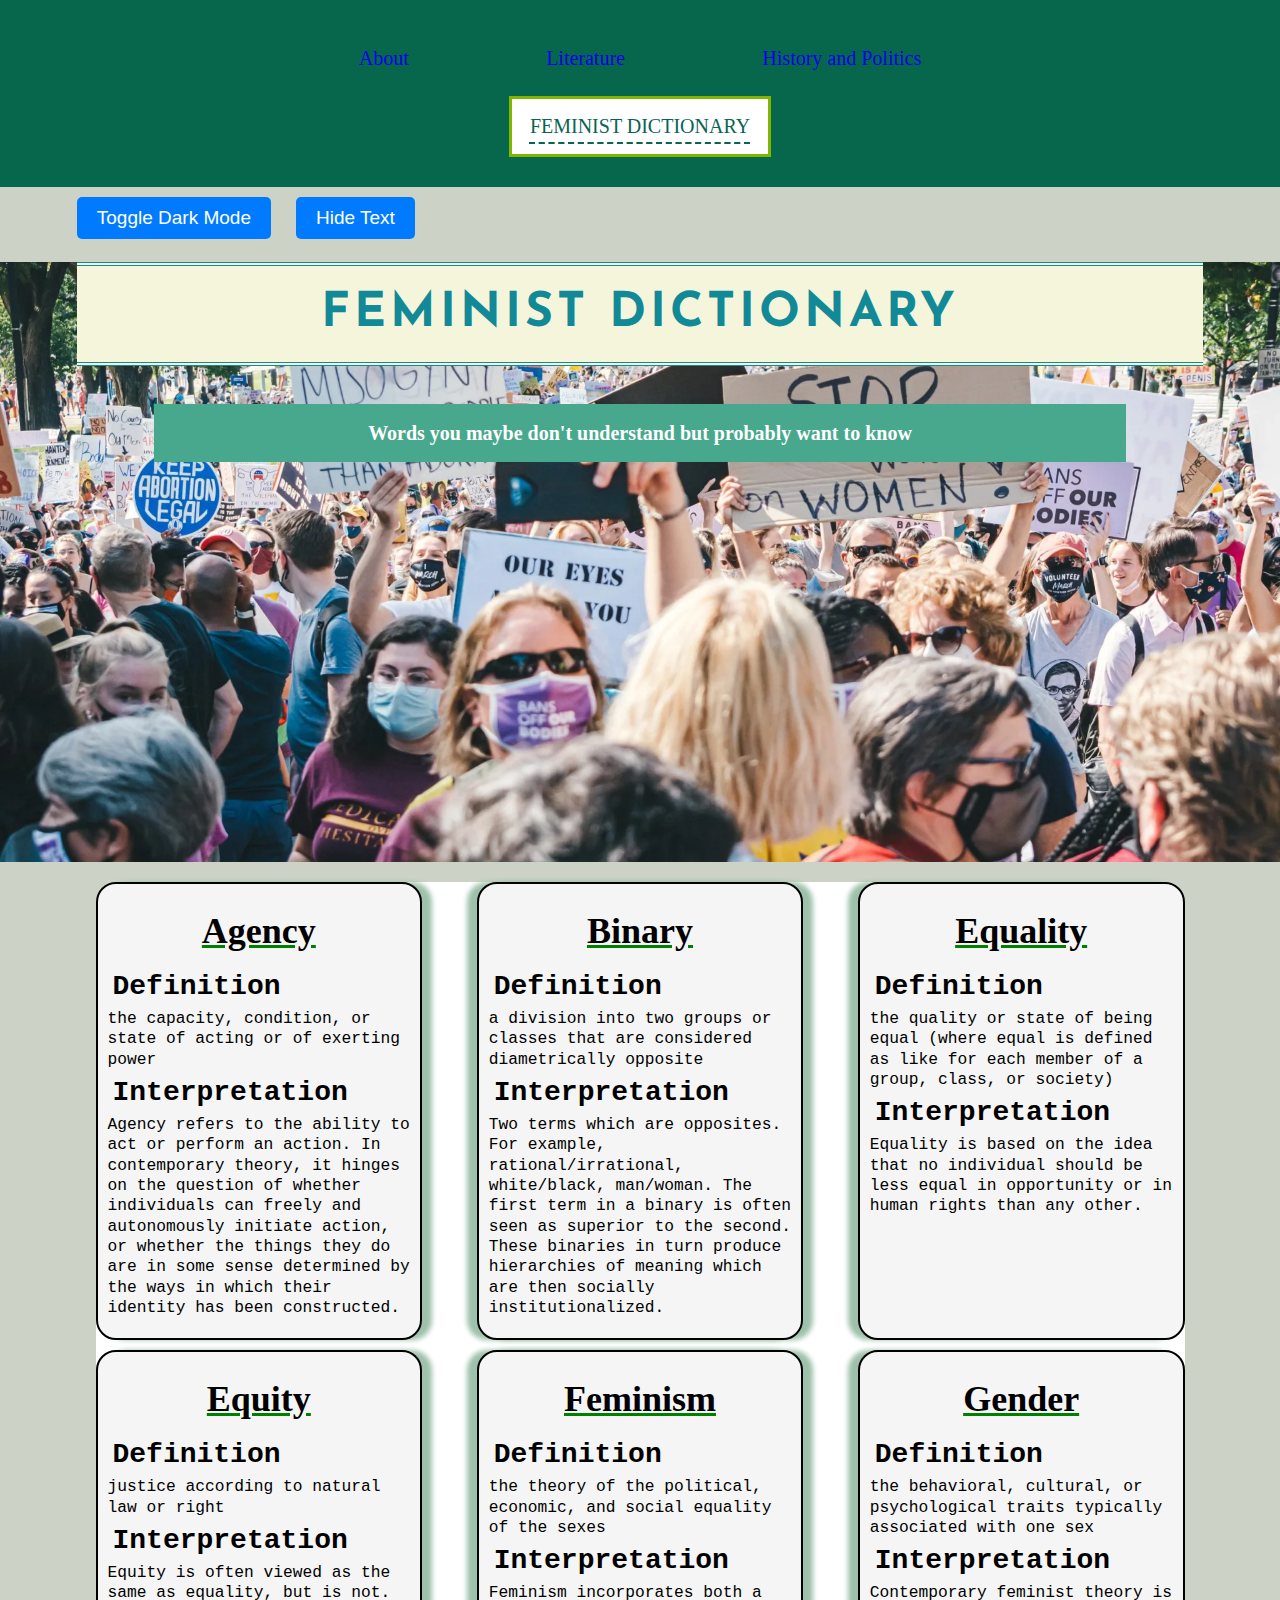
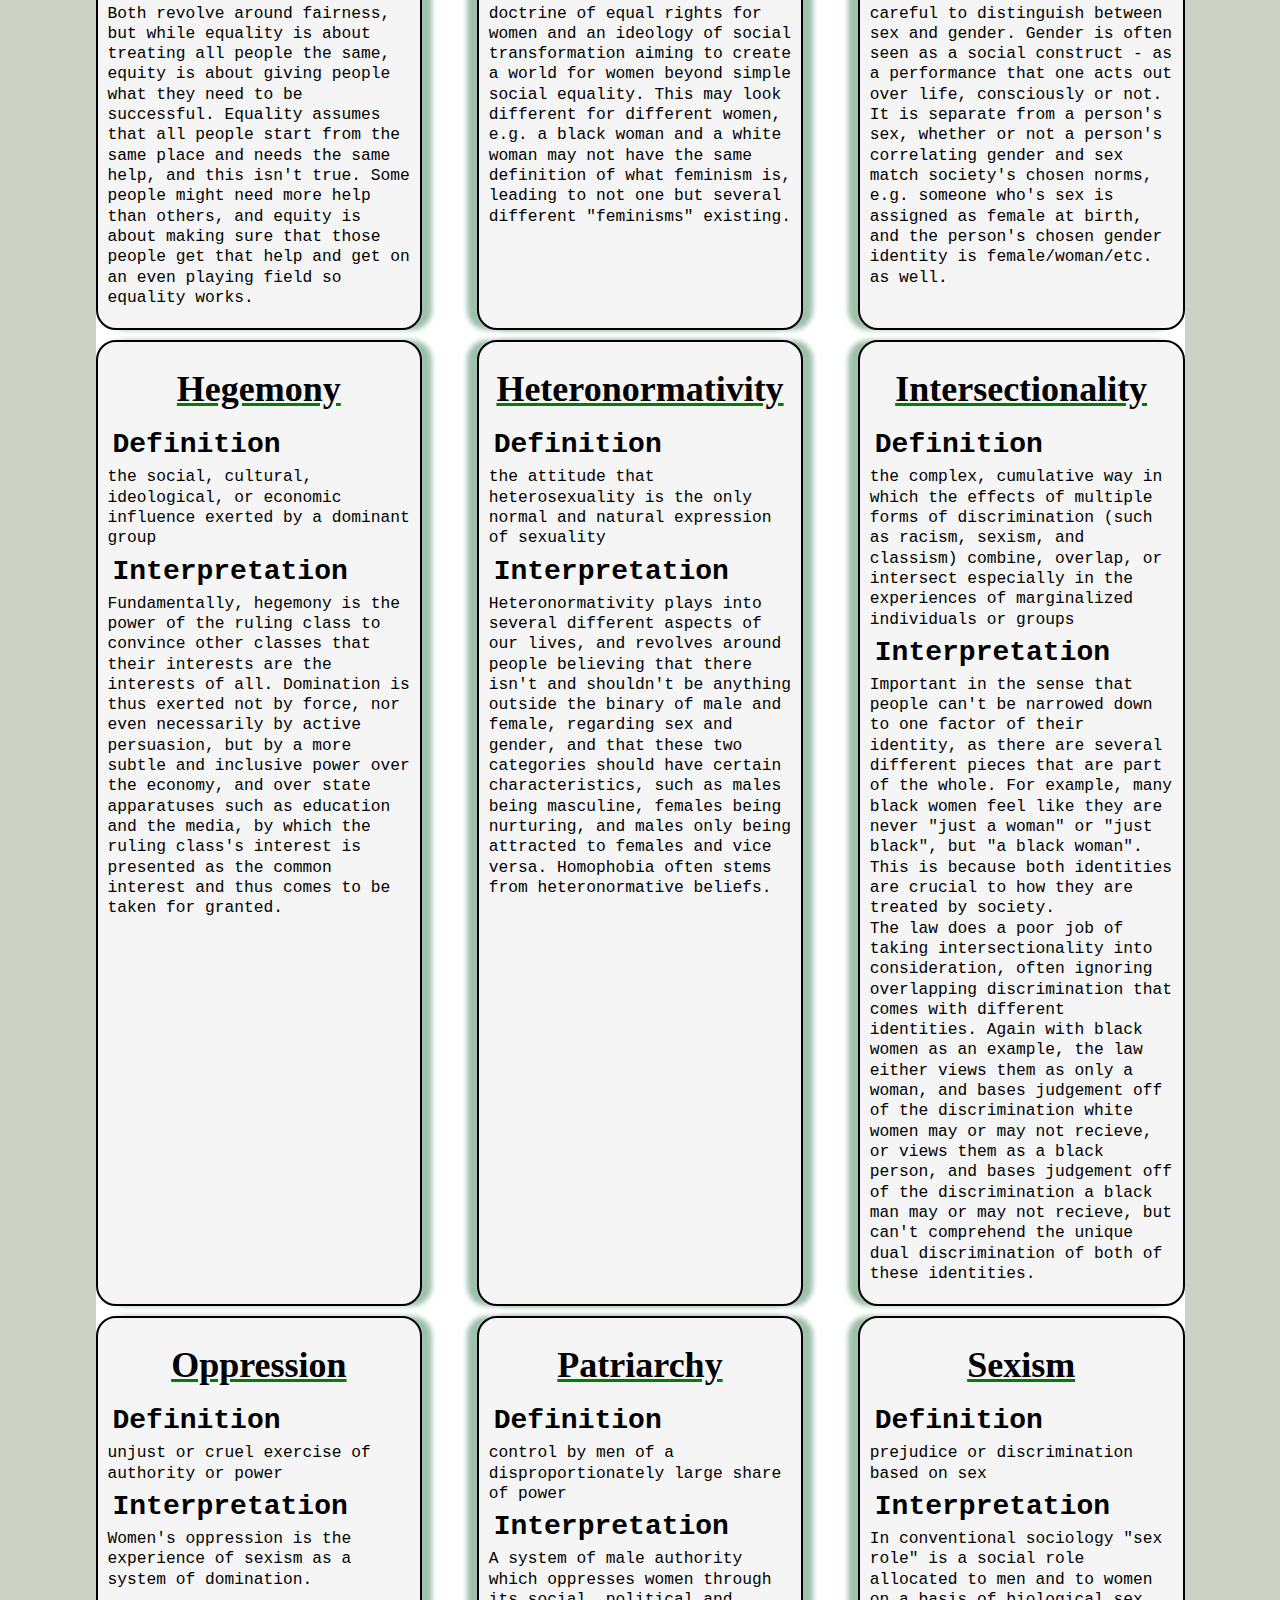
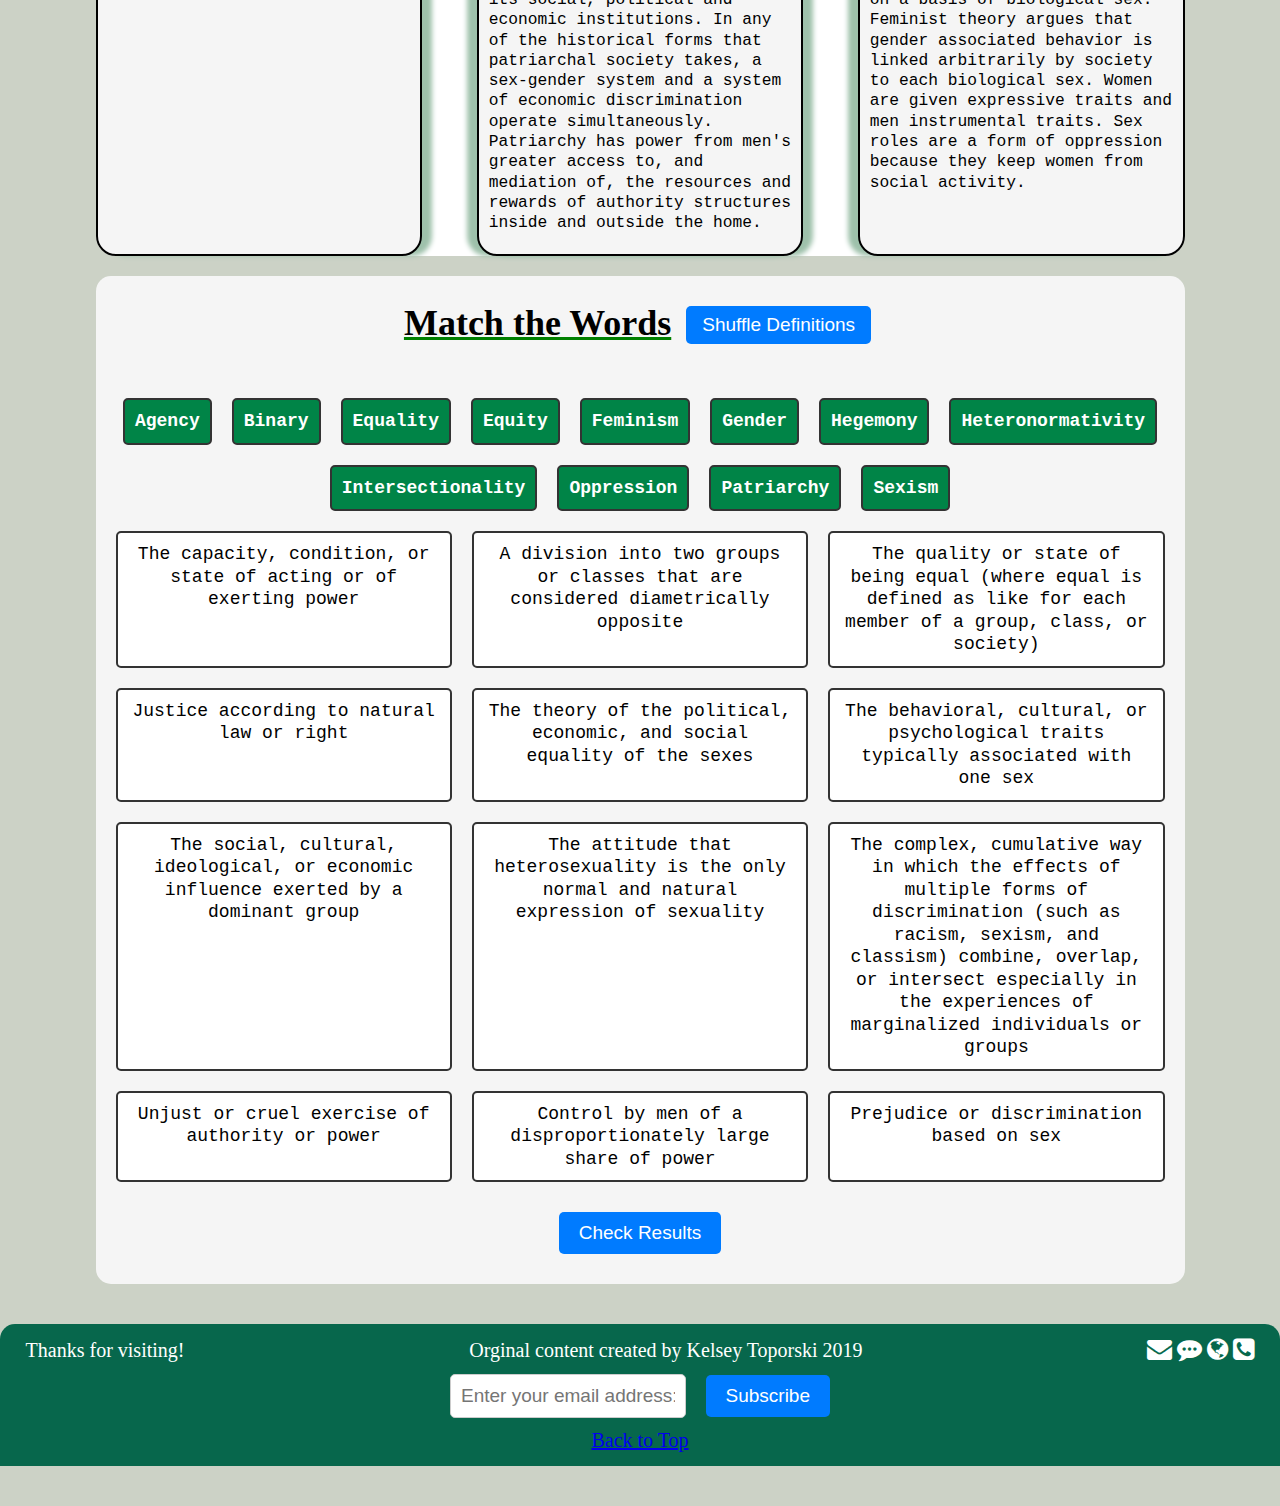
<file: femdict.html>
<!DOCTYPE html>
<html lang="en">
<head>
  <meta charset="UTF-8">

  <meta name="viewport" content="width=device-width, initial-scale=1.0">

  <!-- connects to the stylesheets -->
  <link rel="stylesheet" href="css/reset.css">
  <link rel="stylesheet" href="css/style.css">

  <!-- connect to a Google font -->  
  <link rel="preconnect" href="https://fonts.googleapis.com">
  <link rel="preconnect" href="https://fonts.gstatic.com" crossorigin>
  <link href="https://fonts.googleapis.com/css2?family=Josefin+Sans:wght@700&display=swap" rel="stylesheet">

  <!-- connect to a Font Aweseom font -->
  <link rel="stylesheet" href="https://cdnjs.cloudflare.com/ajax/libs/font-awesome/4.7.0/css/font-awesome.min.css">

  <!-- connect to a favicon -->
  <link rel="icon" href="images/favicon1.png">

  <title>Women's Web - Dictionary</title>
</head>

<body>
  <a href = "#mainstuff" class = "skip">Skip to Main Content</a>
  <header>
    <nav>
        <ul>
          <li><a href="index.html">About</a></li>
          <li><a href="literature.html">Literature</a></li>
          <li><a href="history.html">History and Politics</a></li>
          <li class="active"><a class="active" href="femdict.html">Feminist Dictionary</a></li>
        </ul>
    </nav>
      <!-- definitions from meriam webster -->
      <!-- interpretations from
            The Dictionary of Feminist Theory - Maggie Humm,
            Key Concepts In Post-Colonial Studies - Ashcroft, Bill, Gareth Griffiths, and Helen Tiffin,
            or myself -->
      <!-- interpretation of equity from https://everydayfeminism.com/2014/09/equality-is-not-enough/ -->
    
      <button id="dark-mode-toggle">Toggle Dark Mode</button>

      <button id="hide-text">Hide Text</button>

  <div class = "intro">
    <div class="maintitle">
      <h1>Feminist Dictionary</h1>
    </div>
    <p>Words you maybe don't understand but probably want to know</p>
  </div>

  </header>

  <main id = mainstuff>
  

      <!-- definitions from meriam webster -->
      <!-- interpretations from
            The Dictionary of Feminist Theory - Maggie Humm,
            Key Concepts In Post-Colonial Studies - Ashcroft, Bill, Gareth Griffiths, and Helen Tiffin,
            or myself -->
      <!-- interpretation of equity from https://everydayfeminism.com/2014/09/equality-is-not-enough/ -->
    <div id="words" class="grid">
      <div>
        <h2>Agency</h2>
        <h3>Definition</h3>
          <p>
            the capacity, condition, or state of acting or of exerting power
          </p>
        <h3>Interpretation</h3>
          <p>
            Agency refers to the ability to act or perform an action. In contemporary theory, it hinges on the question of whether individuals can freely and autonomously initiate action, or whether the things they do are in some sense determined by the ways in which their identity has been constructed.
          </p>
      </div>

      <div>
        <h2>Binary</h2>
        <h3>Definition</h3>
          <p>
            a division into two groups or classes that are considered diametrically opposite
          </p>
        <h3>Interpretation</h3>
          <p>
            Two terms which are opposites. For example, rational/irrational, white/black, man/woman. The first term in a binary is often seen as superior to the second. These binaries in turn produce hierarchies of meaning which are then socially institutionalized.
          </p>
      </div>
        
      <div>
        <h2>Equality</h2>
        <h3>Definition</h3>
          <p>
            the quality or state of being equal (where equal is defined as like for each member of a group, class, or society)
          </p>
        <h3>Interpretation</h3>
          <p>
            Equality is based on the idea that no individual should be less equal in opportunity or in human rights than any other.
          </p>
      </div>
        
      <div>
        <h2>Equity</h2>
        <h3>Definition</h3>
          <p>
            justice according to natural law or right
          </p>
        <h3>Interpretation</h3>
          <p>
            Equity is often viewed as the same as equality, but is not. Both revolve around fairness, but while equality is about treating all people the same, equity is about giving people what they need to be successful. Equality assumes that all people start from the same place and needs the same help, and this isn't true. Some people might need more help than others, and equity is about making sure that those people get that help and get on an even playing field so equality works.
          </p>
      </div>
        
      <div>
        <h2>Feminism</h2>
        <h3>Definition</h3>
          <p>
            the theory of the political, economic, and social equality of the sexes
          </p>
        <h3>Interpretation</h3>
          <p>
            Feminism incorporates both a doctrine of equal rights for women and an ideology of social transformation aiming to create a world for women beyond simple social equality. This may look different for different women, e.g. a black woman and a white woman may not have the same definition of what feminism is, leading to not one but several different "feminisms" existing.
          </p>
      </div>
      
      <div>
        <h2>Gender</h2>
        <h3>Definition</h3>
          <p>
            the behavioral, cultural, or psychological traits typically associated with one sex
          </p>
        <h3>Interpretation</h3>
          <p>
            Contemporary feminist theory is careful to distinguish between sex and gender. Gender is often seen as a social construct - as a performance that one acts out over life, consciously or not. It is separate from a person's sex, whether or not a person's correlating gender and sex match society's chosen norms, e.g. someone who's sex is assigned as female at birth, and the person's chosen gender identity is female/woman/etc. as well.
          </p>
      </div>
        
      <div>
        <h2>Hegemony</h2>
        <h3>Definition</h3>
          <p>
            the social, cultural, ideological, or economic influence exerted by a dominant group
          </p>
        <h3>Interpretation</h3>
          <p>
            Fundamentally, hegemony is the power of the ruling class to convince other classes that their interests are the interests of all.  Domination is thus exerted not by force, nor even necessarily by active persuasion, but by a more subtle and inclusive power over the economy, and over state apparatuses such as education and the media, by which the ruling class's interest is presented as the common interest and thus comes to be taken for granted.
          </p>
      </div>

       
      <div>
        <h2>Heteronormativity</h2>
        <h3>Definition</h3>
          <p>
            the attitude that heterosexuality is the only normal and natural expression of sexuality
          </p>
        <h3>Interpretation</h3>
          <p>
            Heteronormativity plays into several different aspects of our lives, and revolves around people believing that there isn't and shouldn't be anything outside the binary of male and female, regarding sex and gender, and that these two categories should have certain characteristics, such as males being masculine, females being nurturing, and males only being attracted to females and vice versa. Homophobia often stems from heteronormative beliefs.
          </p>
      </div>

        
      <div>
        <h2>Intersectionality</h2>
        <h3>Definition</h3>
          <p>
            the complex, cumulative way in which the effects of multiple forms of discrimination (such as racism, sexism, and classism) combine, overlap, or intersect especially in the experiences of marginalized individuals or groups
          </p>
        <h3>Interpretation</h3>
          <p>
            Important in the sense that people can't be narrowed down to one factor of their identity, as there are several different pieces that are part of the whole. For example, many black women feel like they are never "just a woman" or "just black", but "a black woman". This is because both identities are crucial to how they are treated by society.
          </p>
          <p>
            The law does a poor job of taking intersectionality into consideration, often ignoring overlapping discrimination that comes with different identities. Again with black women as an example, the law either views them as only a woman, and bases judgement off of the discrimination white women may or may not recieve, or views them as a black person, and bases judgement off of the discrimination a black man may or may not recieve, but can't comprehend the unique dual discrimination of both of these identities.
          </p>
      </div>
          
      <div>
        <h2>Oppression</h2>
        <h3>Definition</h3>
          <p>
            unjust or cruel exercise of authority or power
          </p>
        <h3>Interpretation</h3>
          <p>
            Women's oppression is the experience of sexism as a system of domination.
          </p>
      </div>
          

      <div>
        <h2>Patriarchy</h2>
        <h3>Definition</h3>
          <p>
            control by men of a disproportionately large share of power
          </p>
        <h3>Interpretation</h3>
          <p>
            A system of male authority which oppresses women through its social, political and economic institutions. In any of the historical forms that patriarchal society takes, a sex-gender system and a system of economic discrimination operate simultaneously. Patriarchy has power from men's greater access to, and mediation of, the resources and rewards of authority structures inside and outside the home.
          </p>
      </div>
          
      <div>
        <h2>Sexism</h2>
        <h3>Definition</h3>
          <p>
            prejudice or discrimination based on sex
          </p>
        <h3>Interpretation</h3>
          <p>
            In conventional sociology "sex role" is a social role allocated to men and to women on a basis of biological sex. Feminist theory argues that gender associated behavior is linked arbitrarily by society to each biological sex. Women are given expressive traits and men instrumental traits. Sex roles are a form of oppression because they keep women from social activity.
          </p>
      </div>

      </div>


      <div id="drag-and-drop-game">
        <div class="header">
          <h2>Match the Words</h2>

          <button id="shuffle-button">Shuffle Definitions</button>
        </div>
        
        <div id="draggable-items">

            <div id="agency" class="draggable-item" draggable="true">Agency</div>
            <div id="binary" class="draggable-item" draggable="true">Binary</div>
            <div id="equality" class="draggable-item" draggable="true">Equality</div>
            <div id="equity" class="draggable-item" draggable="true">Equity</div>
            <div id="feminism" class="draggable-item" draggable="true">Feminism</div>
            <div id="gender" class="draggable-item" draggable="true">Gender</div>
            <div id="hegemony" class="draggable-item" draggable="true">Hegemony</div>
            <div id="heteronormativity" class="draggable-item" draggable="true">Heteronormativity</div>
            <div id="intersectionality" class="draggable-item" draggable="true">Intersectionality</div>
            <div id="oppression" class="draggable-item" draggable="true">Oppression</div>
            <div id="patriarchy" class="draggable-item" draggable="true">Patriarchy</div>
            <div id="sexism" class="draggable-item" draggable="true">Sexism</div>

        </div>
        <div id="droppable-areas">

            <div id="agency-def" class="droppable-area">
              The capacity, condition, or state of acting or of exerting power
            </div>

            <div id="binary-def" class="droppable-area">
              A division into two groups or classes that are considered diametrically opposite
            </div>

            <div id="equality-def" class="droppable-area">
              The quality or state of being equal (where equal is defined as like for each member of a group, class, or society)
            </div>

            <div id="equity-def" class="droppable-area">
              Justice according to natural law or right
            </div>

            <div id="feminism-def" class="droppable-area">
              The theory of the political, economic, and social equality of the sexes
            </div>

            <div id="gender-def" class="droppable-area">
              The behavioral, cultural, or psychological traits typically associated with one sex
            </div>

            <div id="hegemony-def" class="droppable-area">
              The social, cultural, ideological, or economic influence exerted by a dominant group
            </div>

            <div id="heteronormativity-def" class="droppable-area">
              The attitude that heterosexuality is the only normal and natural expression of sexuality
            </div>

            <div id="intersectionality-def" class="droppable-area">
              The complex, cumulative way in which the effects of multiple forms of discrimination (such as racism, sexism, and classism) combine, overlap, or intersect especially in the experiences of marginalized individuals or groups
            </div>

            <div id="oppression-def" class="droppable-area">
              Unjust or cruel exercise of authority or power
            </div>

            <div id="patriarchy-def" class="droppable-area">
              Control by men of a disproportionately large share of power
            </div>

            <div id="sexism-def" class="droppable-area">
              Prejudice or discrimination based on sex
            </div>


        </div>
        <button id="check-result">Check Results</button>
        <div id="game-result" style="display:none;">
            <h3><span id="game-status"></span></h3>
        </div>
      </div>
      

    </main>

    <footer>
      <div class="footerpart">
        <div class="footerinfo">
          <p>
          Thanks for visiting!
          </p>
      </div>
      <div class="footerinfo">
        <p>Orginal content created by Kelsey Toporski 2019</p>
      </div>
        <div class="icons">
          <i class="fa fa-envelope"></i>
          <i class="fa fa-commenting"></i>
          <i class='fa fa-globe'></i>
          <i class="fa fa-phone-square"></i>
        </div>
      </div>

    <form class="subscribe-form" action="#" method="post">
      <input type="email" id="email" name="email" placeholder="Enter your email address:" required>
      <button type="submit">Subscribe</button>
    </form>

    <a href="#top" class="tops">Back to Top</a>

  </footer>

  <script>
    document.getElementById('dark-mode-toggle').addEventListener('click', function () {
      document.body.classList.toggle('dark-mode');
    });
  </script>

<script src="js/dragdrop.js"></script>


<script>
  document.getElementById("hide-text").addEventListener("click", function() {
  const grid = document.getElementById("words");

    if (grid.style.display === "none") {
      grid.style.display = "grid";
      document.getElementById("hide-text").textContent = "Hide Text";
    } else {
      grid.style.display = "none";
      document.getElementById("hide-text").textContent = "Unhide Text";
    }
  })
</script>


</body>
</html>
</file>
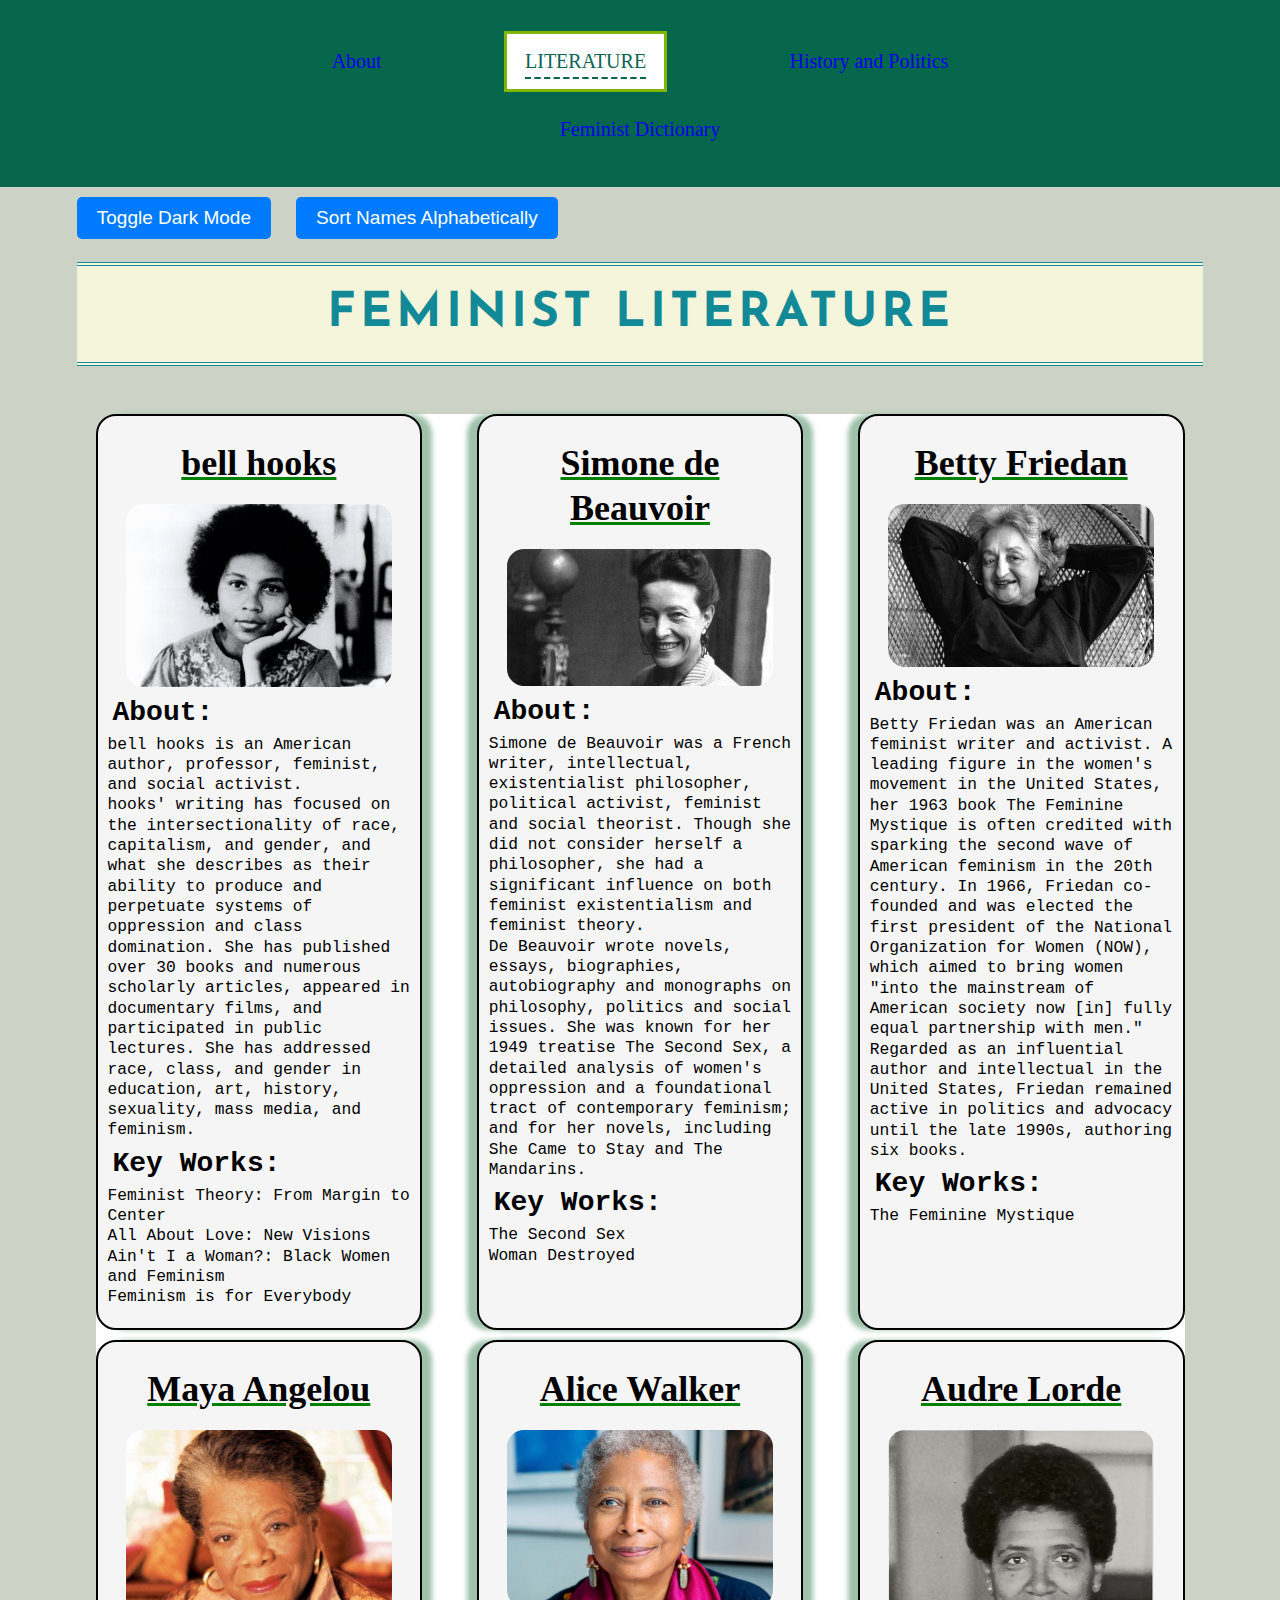
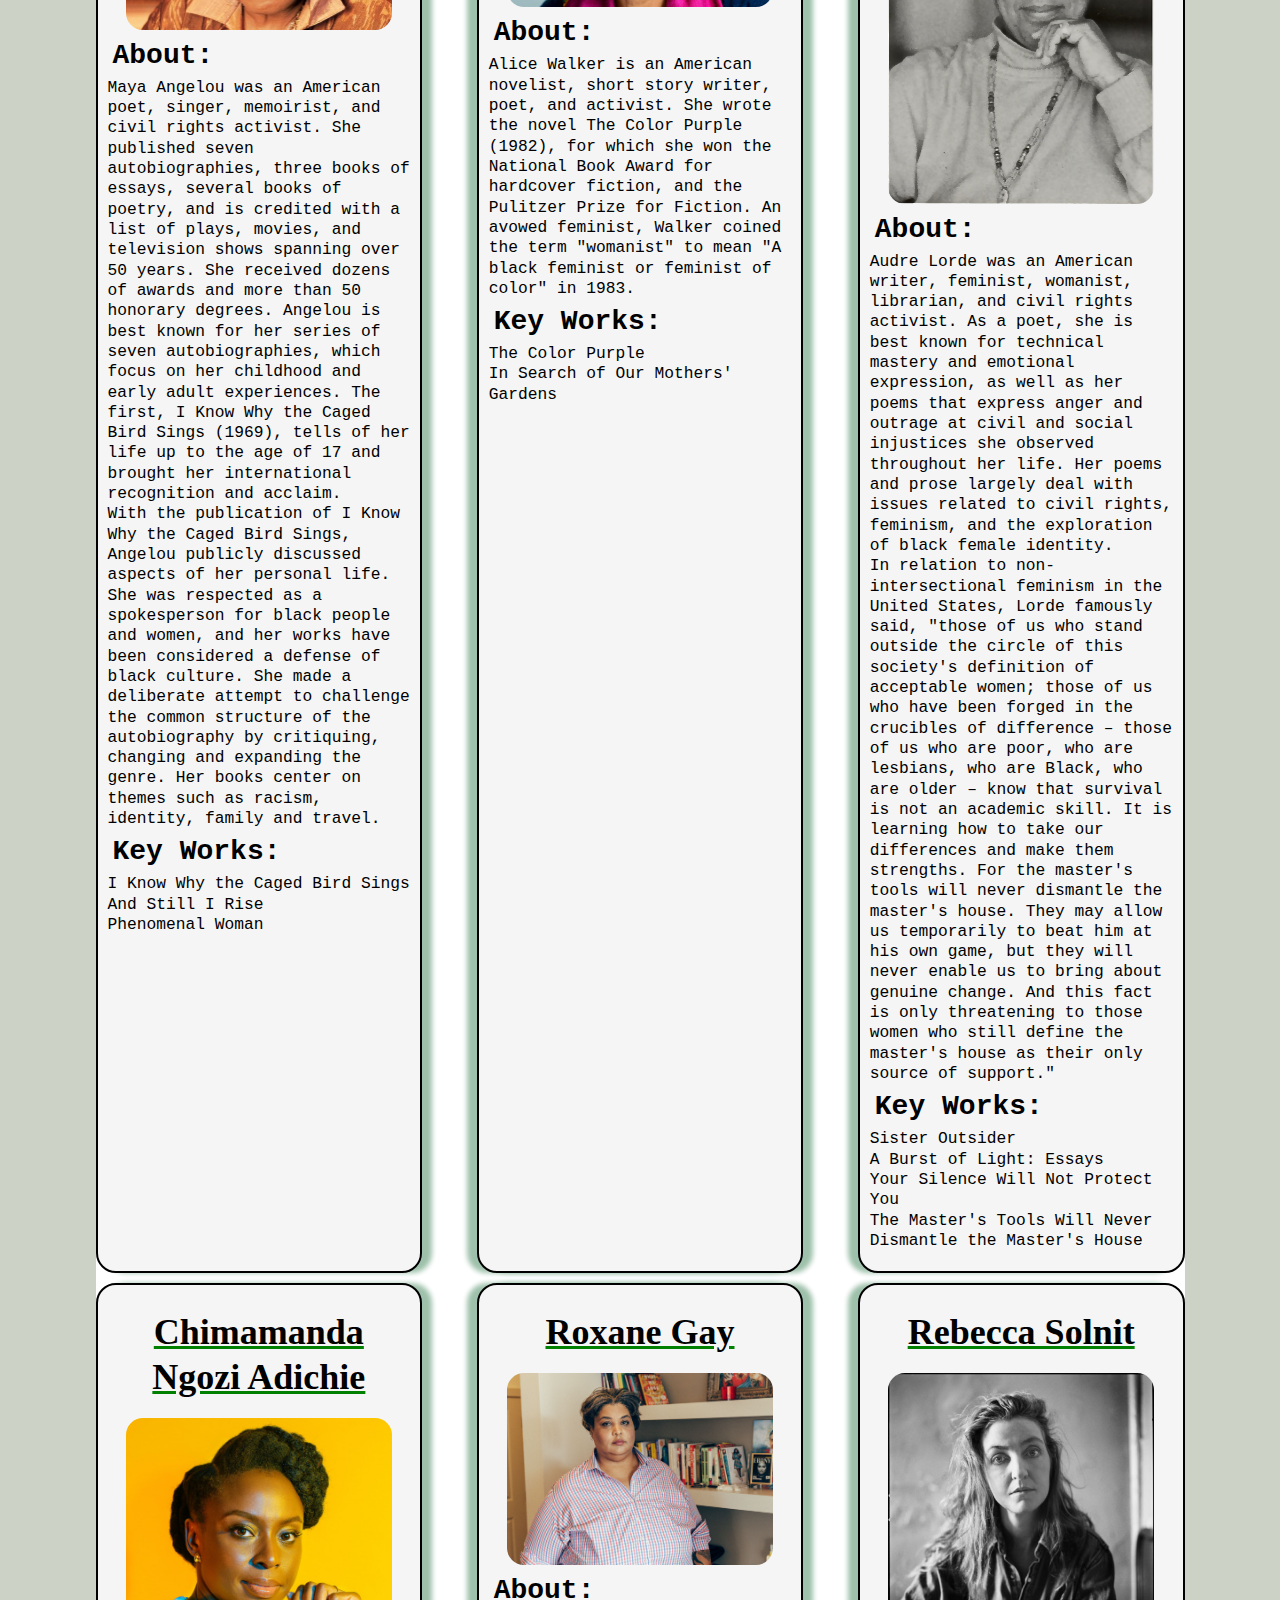
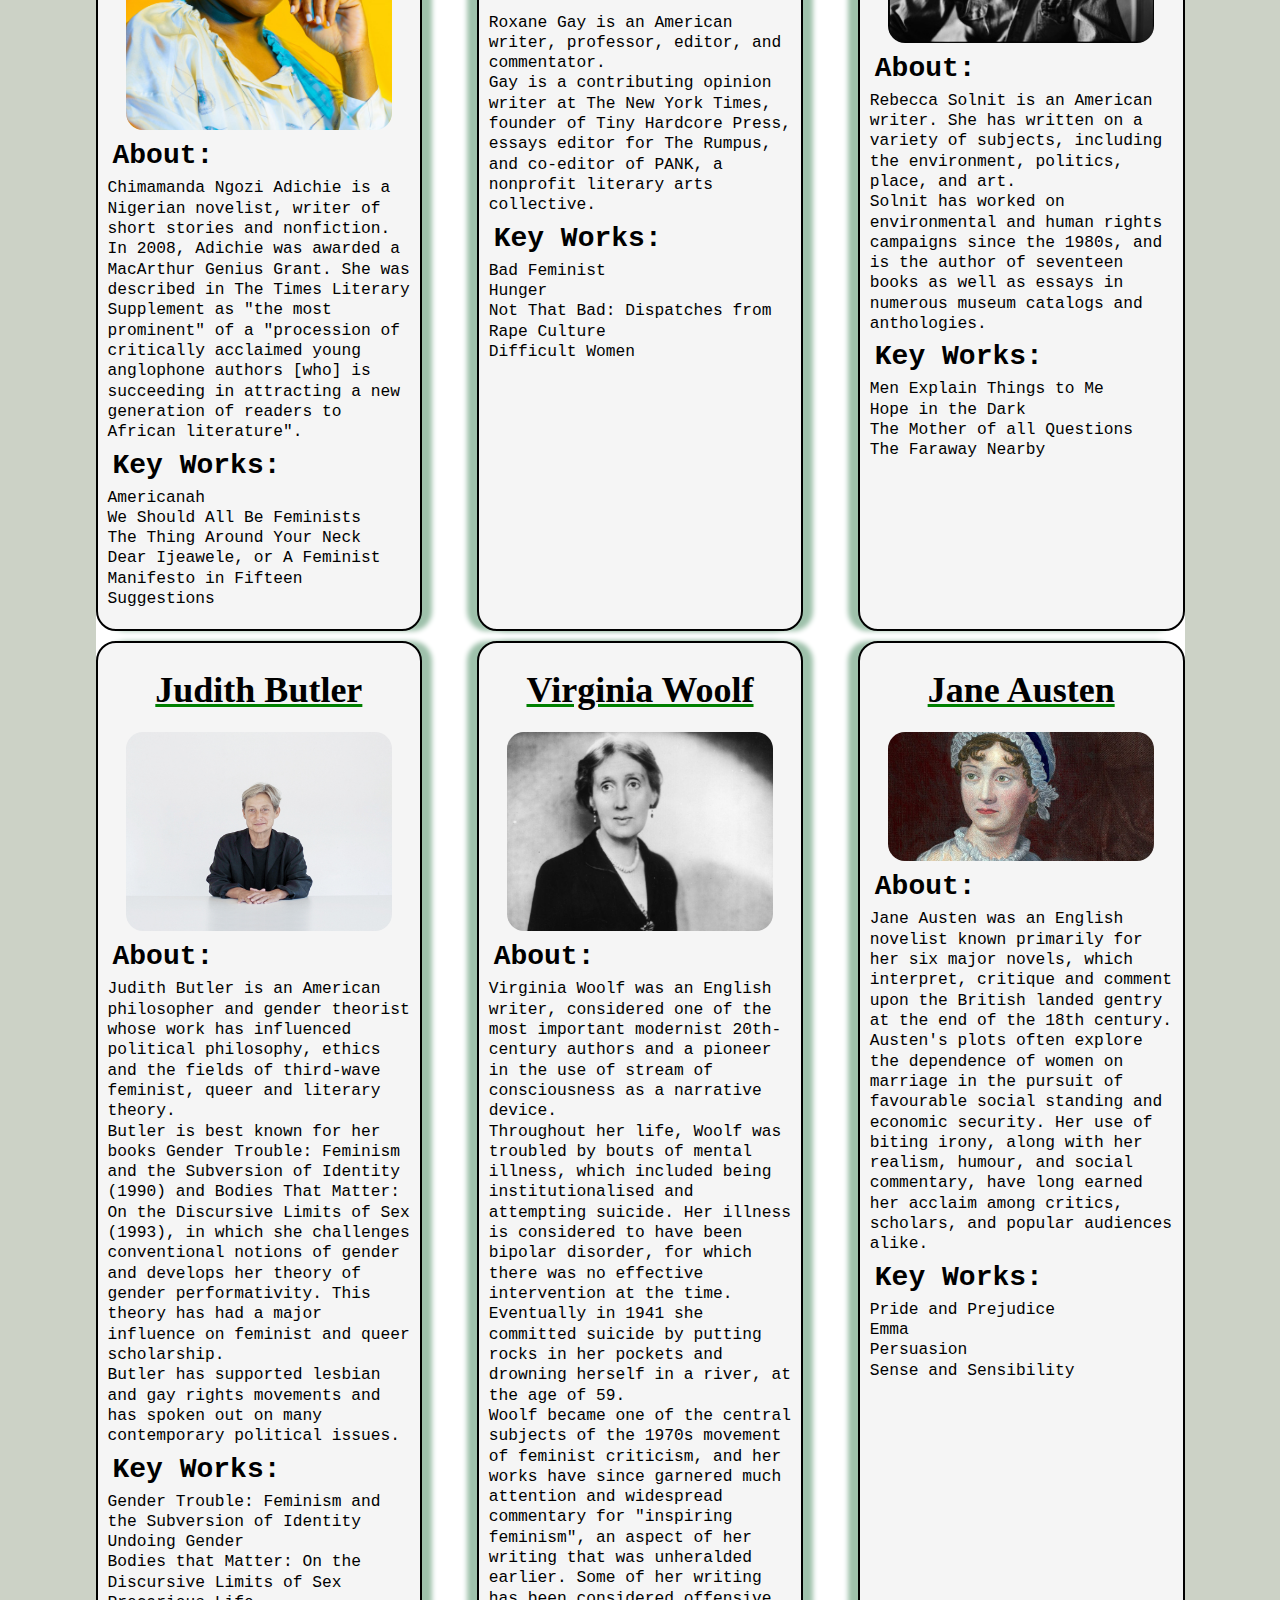
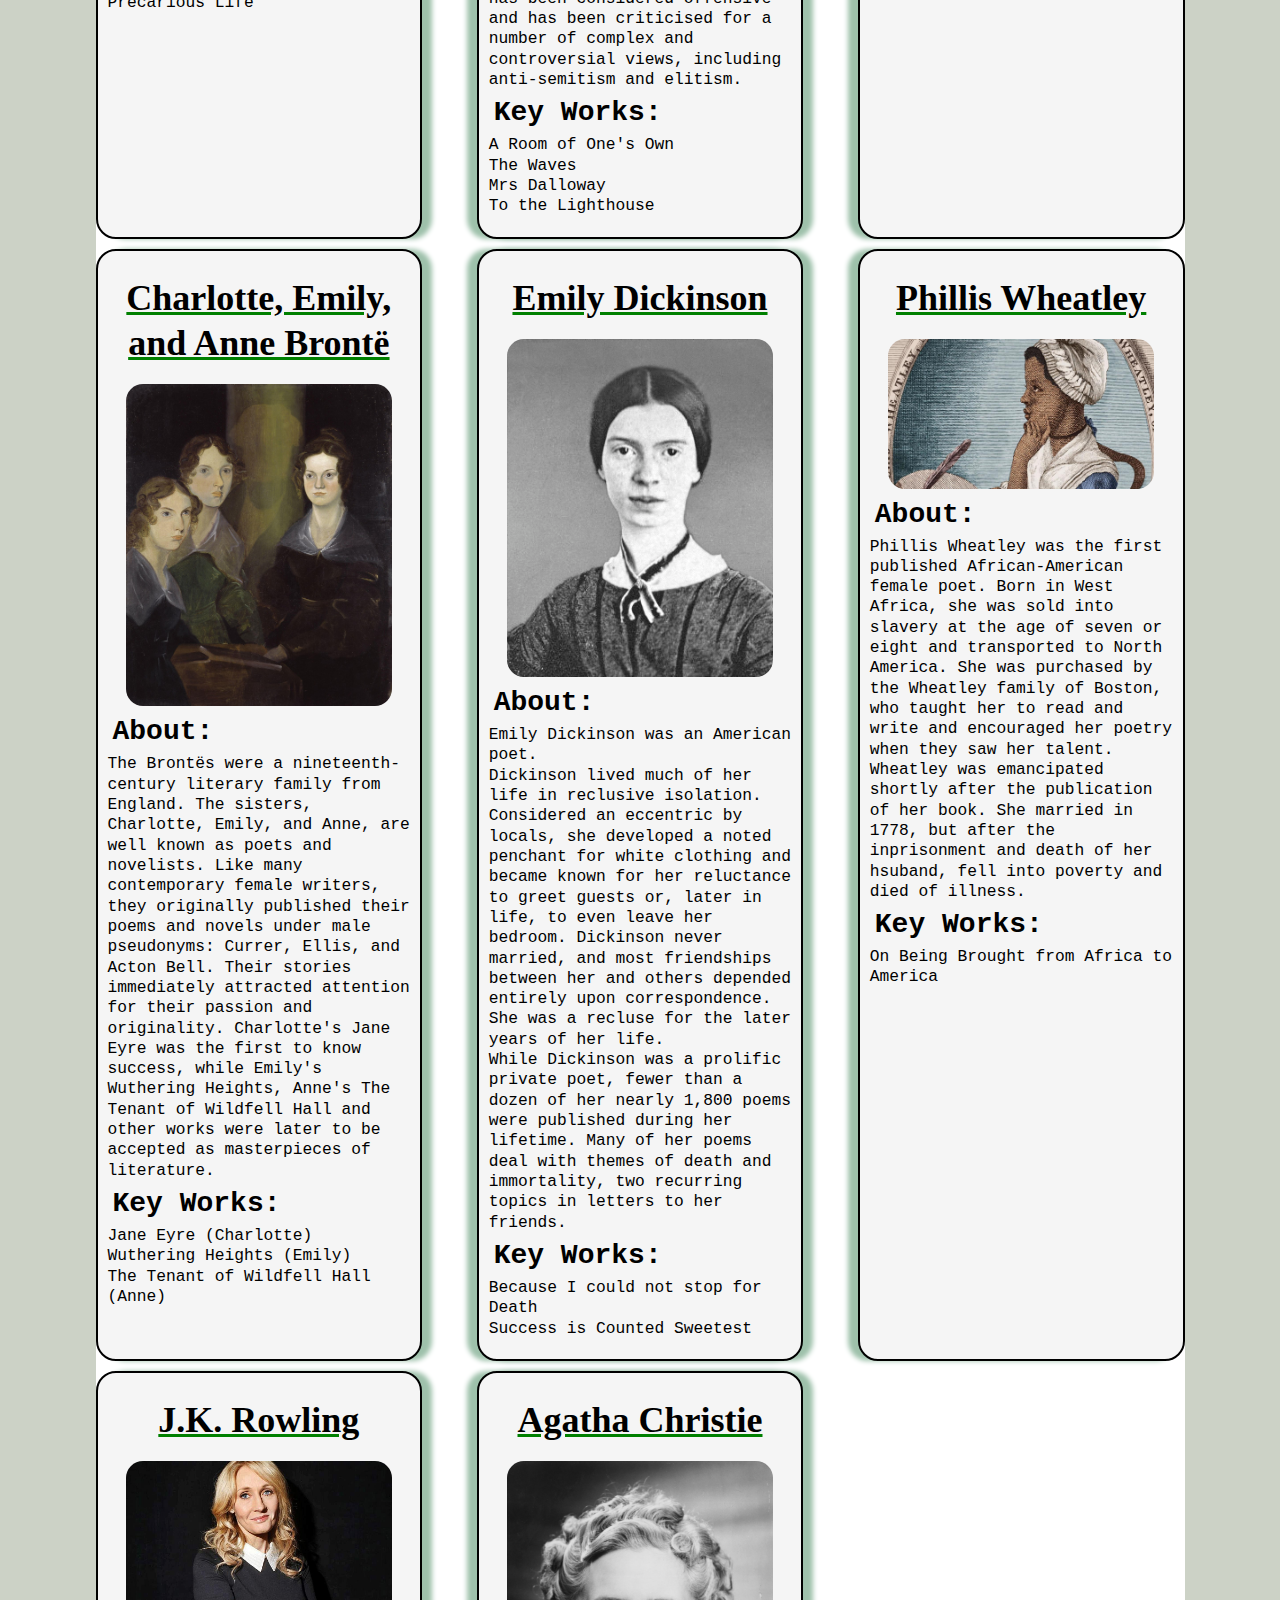
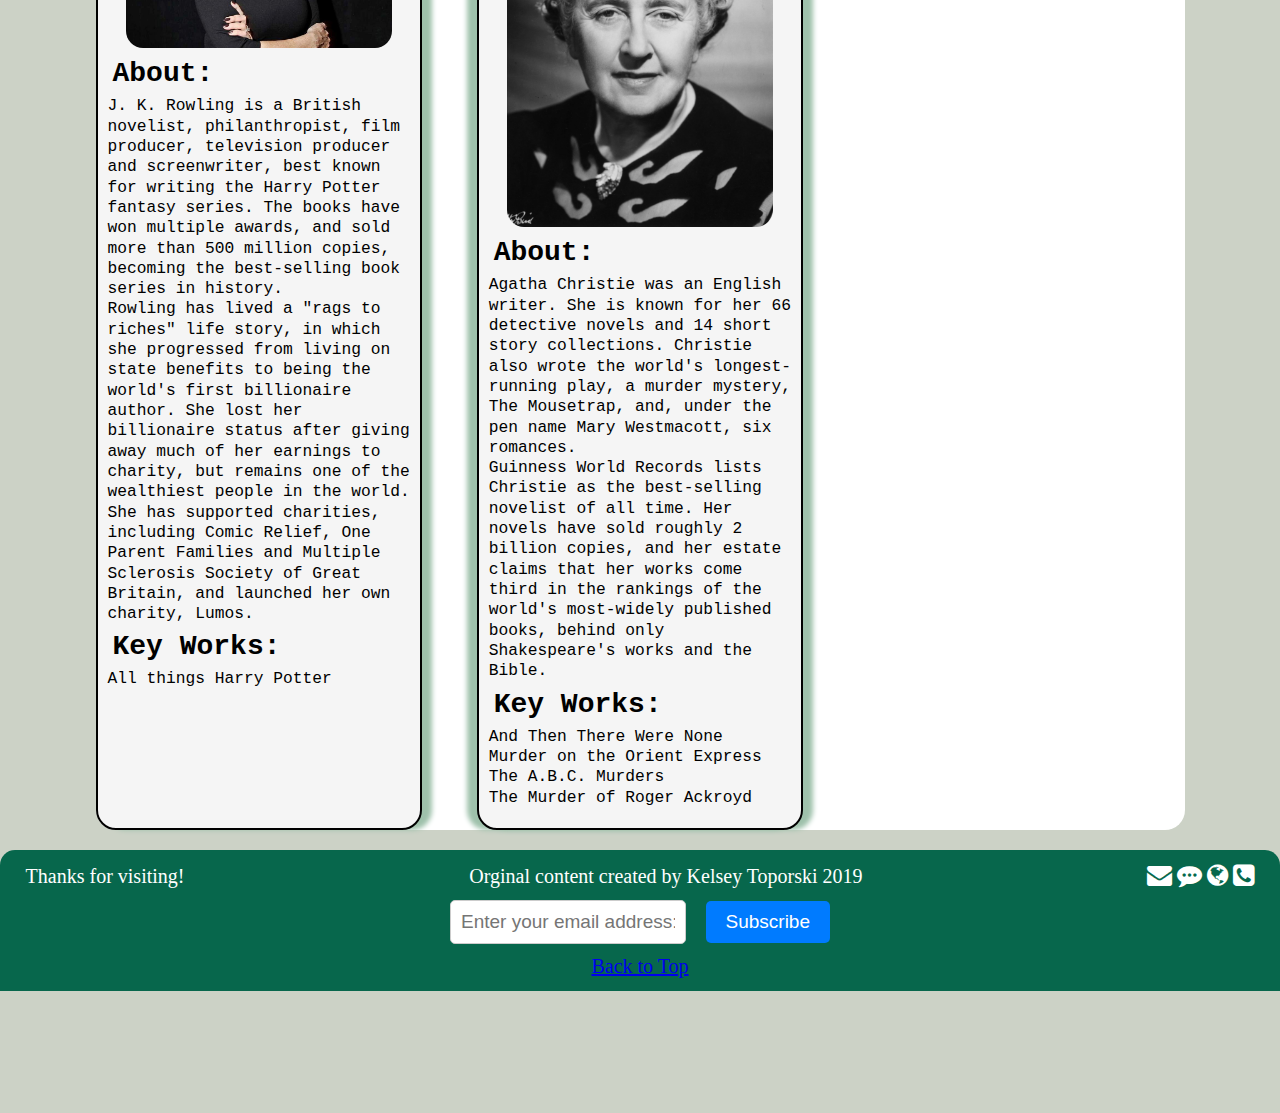
<file: literature.html>
<!DOCTYPE html>
<html lang="en">
<head>
  <meta charset="UTF-8">

  <meta name="viewport" content="width=device-width, initial-scale=1.0">

  <!-- connects to the stylesheets -->
  <link rel="stylesheet" href="css/reset.css">
  <link rel="stylesheet" href="css/style.css">

  <!-- connect to a Google font -->  
  <link rel="preconnect" href="https://fonts.googleapis.com">
  <link rel="preconnect" href="https://fonts.gstatic.com" crossorigin>
  <link href="https://fonts.googleapis.com/css2?family=Josefin+Sans:wght@700&display=swap" rel="stylesheet">

  <!-- connect to a Font Aweseom font -->
  <link rel="stylesheet" href="https://cdnjs.cloudflare.com/ajax/libs/font-awesome/4.7.0/css/font-awesome.min.css">

  <!-- connect to a favicon -->
  <link rel="icon" href="images/favicon1.png">

  <title>Women's Web - Literature</title>
</head>

<body>
  <a href = "#mainstuff" class = "skip">Skip to Main Content</a>
  <header>
    <nav>
        <ul>
          <li><a href="index.html">About</a></li>
          <li class="active"><a class="active" href="literature.html">Literature</a></li>
          <li><a href="history.html">History and Politics</a></li>
          <li><a href="femdict.html">Feminist Dictionary</a></li>
        </ul>
    </nav>
      <!-- definitions from meriam webster -->
      <!-- interpretations from
            The Dictionary of Feminist Theory - Maggie Humm,
            Key Concepts In Post-Colonial Studies - Ashcroft, Bill, Gareth Griffiths, and Helen Tiffin,
            or myself -->
      <!-- interpretation of equity from https://everydayfeminism.com/2014/09/equality-is-not-enough/ -->

      <button id="dark-mode-toggle">Toggle Dark Mode</button>

      <button id="sort-button" onclick="sortGrid()">Sort Names Alphabetically</button>

      
    <div class="maintitle">
      <h1>Feminist Literature</h1>
    </div>

  </header>

  <main id = mainstuff>

    <div class="grid">

      <div>
      <h2>bell hooks</h2>
      <img src="images/bell_hooks.jpg"  width="200" alt="Image of bell hooks">
      <h3>About:</h3>
        <p>
          bell hooks is an American author, professor, feminist, and social activist.
        </p>
        <p>
          hooks' writing has focused on the intersectionality of race, capitalism, and gender, and what she describes as their ability to produce and perpetuate systems of oppression and class domination. She has published over 30 books and numerous scholarly articles, appeared in documentary films, and participated in public lectures. She has addressed race, class, and gender in education, art, history, sexuality, mass media, and feminism.
        </p>
        <h3>Key Works:</h3>
        <ul>
          <li>Feminist Theory: From Margin to Center</li>
          <li>All About Love: New Visions</li>
          <li>Ain't I a Woman?: Black Women and Feminism</li>
          <li>Feminism is for Everybody</li>
        </ul>
      </div>

      <div>
      <h2>Simone de Beauvoir</h2>
      <img src="images/simone_db.jpg"  width="200" alt="Image of Simone de Beauvoir">
      <h3>About:</h3>
        <p>
          Simone de Beauvoir was a French writer, intellectual, existentialist philosopher, political activist, feminist and social theorist. Though she did not consider herself a philosopher, she had a significant influence on both feminist existentialism and feminist theory.
        </p>
        <p>
          De Beauvoir wrote novels, essays, biographies, autobiography and monographs on philosophy, politics and social issues. She was known for her 1949 treatise The Second Sex, a detailed analysis of women's oppression and a foundational tract of contemporary feminism; and for her novels, including She Came to Stay and The Mandarins.
        </p>
        <h3>Key Works:</h3>
        <ul>
          <li>The Second Sex</li>
          <li>Woman Destroyed</li>
        </ul>
      </div>

      <div>
        <h2>Betty Friedan</h2>
      <img src="images/betty_friedan.jpg"  width="200" alt="Image of Betty Friedan">
      <h3>About:</h3>
        <p>
          Betty Friedan was an American feminist writer and activist. A leading figure in the women's movement in the United States, her 1963 book The Feminine Mystique is often credited with sparking the second wave of American feminism in the 20th century. In 1966, Friedan co-founded and was elected the first president of the National Organization for Women (NOW), which aimed to bring women "into the mainstream of American society now [in] fully equal partnership with men."
        </p>
        <p>
          Regarded as an influential author and intellectual in the United States, Friedan remained active in politics and advocacy until the late 1990s, authoring six books.
        </p>
        <h3>Key Works:</h3>
        <ul>
          <li>The Feminine Mystique</li>
        </ul>
      </div>

      <div>
        <h2>Maya Angelou</h2>
      <img src="images/maya_angelou.jpg"  width="200" alt="Image of Maya Angelou">
      <h3>About:</h3>
        <p>
          Maya Angelou was an American poet, singer, memoirist, and civil rights activist. She published seven autobiographies, three books of essays, several books of poetry, and is credited with a list of plays, movies, and television shows spanning over 50 years. She received dozens of awards and more than 50 honorary degrees. Angelou is best known for her series of seven autobiographies, which focus on her childhood and early adult experiences. The first, I Know Why the Caged Bird Sings (1969), tells of her life up to the age of 17 and brought her international recognition and acclaim.
        </p>
        <p>
          With the publication of I Know Why the Caged Bird Sings, Angelou publicly discussed aspects of her personal life. She was respected as a spokesperson for black people and women, and her works have been considered a defense of black culture. She made a deliberate attempt to challenge the common structure of the autobiography by critiquing, changing and expanding the genre. Her books center on themes such as racism, identity, family and travel.
        </p>
        <h3>Key Works:</h3>
        <ul>
          <li>I Know Why the Caged Bird Sings</li>
          <li>And Still I Rise</li>
          <li>Phenomenal Woman</li>
        </ul>
      </div>

      <!-- <script>
        alert("HI");
        console.log("hey good lookin");
      </script> -->

      <div>
        <h2>Alice Walker</h2>
      <img src="images/alice_walker.jpg"  width="200" alt="Image of Alice Walker">
      <h3>About:</h3>
        <p>
          Alice Walker is an American novelist, short story writer, poet, and activist. She wrote the novel The Color Purple (1982), for which she won the National Book Award for hardcover fiction, and the Pulitzer Prize for Fiction. An avowed feminist, Walker coined the term "womanist" to mean "A black feminist or feminist of color" in 1983.
        </p>
        <h3>Key Works:</h3>
        <ul>
          <li>The Color Purple</li>
          <li>In Search of Our Mothers' Gardens</li>
        </ul>
      </div>

      <div>
        <h2>Audre Lorde</h2>
      <img src="images/audre_lorde.jpg"  width="200" alt="Image of Audre Lorde">
      <h3>About:</h3>
        <p>
          Audre Lorde was an American writer, feminist, womanist, librarian, and civil rights activist. As a poet, she is best known for technical mastery and emotional expression, as well as her poems that express anger and outrage at civil and social injustices she observed throughout her life. Her poems and prose largely deal with issues related to civil rights, feminism, and the exploration of black female identity.
        </p>
        <p>
          In relation to non-intersectional feminism in the United States, Lorde famously said, "those of us who stand outside the circle of this society's definition of acceptable women; those of us who have been forged in the crucibles of difference – those of us who are poor, who are lesbians, who are Black, who are older – know that survival is not an academic skill. It is learning how to take our differences and make them strengths. For the master's tools will never dismantle the master's house. They may allow us temporarily to beat him at his own game, but they will never enable us to bring about genuine change. And this fact is only threatening to those women who still define the master's house as their only source of support."
        </p>
        <h3>Key Works:</h3>
        <ul>
          <li>Sister Outsider</li>
          <li>A Burst of Light: Essays</li>
          <li>Your Silence Will Not Protect You</li>
          <li>The Master's Tools Will Never Dismantle the Master's House</li>
        </ul>
      </div>

      <div>
        <h2>Chimamanda Ngozi Adichie</h2>
      <img src="images/chimamanda.jpg"  width="200" alt="Image of Chimamanda Ngozi Adichie">
      <h3>About:</h3>
        <p>
          Chimamanda Ngozi Adichie is a Nigerian novelist, writer of short stories and nonfiction.
        </p>
        <p>
          In 2008, Adichie was awarded a MacArthur Genius Grant. She was described in The Times Literary Supplement as "the most prominent" of a "procession of critically acclaimed young anglophone authors [who] is succeeding in attracting a new generation of readers to African literature".
        </p>
        <h3>Key Works:</h3>
        <ul>
          <li>Americanah</li>
          <li>We Should All Be Feminists</li>
          <li>The Thing Around Your Neck</li>
          <li>Dear Ijeawele, or A Feminist Manifesto in Fifteen Suggestions</li>
        </ul>
      </div>

      <div>
        <h2>Roxane Gay</h2>
      <img src="images/roxane_gay.jpg"  width="200" alt="Image of Roxane Gay">
      <h3>About:</h3>
        <p>
          Roxane Gay is an American writer, professor, editor, and commentator.
        </p>
        <p>
          Gay is a contributing opinion writer at The New York Times, founder of Tiny Hardcore Press, essays editor for The Rumpus, and co-editor of PANK, a nonprofit literary arts collective.
        </p>
        <h3>Key Works:</h3>
        <ul>
          <li>Bad Feminist</li>
          <li>Hunger</li>
          <li>Not That Bad: Dispatches from Rape Culture</li>
          <li>Difficult Women</li>
        </ul>
      </div>

      <div>
        <h2>Rebecca Solnit</h2>
      <img src="images/rebecca_solnit.jpg"  width="200" alt="Image of Rebecca Solnit">
      <h3>About:</h3>
        <p>
          Rebecca Solnit is an American writer. She has written on a variety of subjects, including the environment, politics, place, and art.
        </p>
        <p>
          Solnit has worked on environmental and human rights campaigns since the 1980s, and is the author of seventeen books as well as essays in numerous museum catalogs and anthologies.
        </p>
        <h3>Key Works:</h3>
        <ul>
          <li>Men Explain Things to Me</li>
          <li>Hope in the Dark</li>
          <li>The Mother of all Questions</li>
          <li>The Faraway Nearby</li>
        </ul>
      </div>

      <div>
        <h2>Judith Butler</h2>
      <img src="images/judith_butler.jpg"  width="200" alt="Image of Judith Butler">
      <h3>About:</h3>
        <p>
          Judith Butler is an American philosopher and gender theorist whose work has influenced political philosophy, ethics and the fields of third-wave feminist, queer and literary theory.
        </p>
        <p>
          Butler is best known for her books Gender Trouble: Feminism and the Subversion of Identity (1990) and Bodies That Matter: On the Discursive Limits of Sex (1993), in which she challenges conventional notions of gender and develops her theory of gender performativity. This theory has had a major influence on feminist and queer scholarship.
        </p>
        <p>
          Butler has supported lesbian and gay rights movements and has spoken out on many contemporary political issues.
        </p>
        <h3>Key Works:</h3>
        <ul>
          <li>Gender Trouble: Feminism and the Subversion of Identity</li>
          <li>Undoing Gender</li>
          <li>Bodies that Matter: On the Discursive Limits of Sex</li>
          <li>Precarious Life</li>
        </ul>
      </div>

      <div>
        <h2>Virginia Woolf</h2>
      <img src="images/virginia_woolf.jpg"  width="200" alt="Image of Virginia Woolf">
      <h3>About:</h3>
        <p>
          Virginia Woolf was an English writer, considered one of the most important modernist 20th-century authors and a pioneer in the use of stream of consciousness as a narrative device.
        </p>
        <p>
          Throughout her life, Woolf was troubled by bouts of mental illness, which included being institutionalised and attempting suicide. Her illness is considered to have been bipolar disorder, for which there was no effective intervention at the time. Eventually in 1941 she committed suicide by putting rocks in her pockets and drowning herself in a river, at the age of 59.
        </p>
        <p>
          Woolf became one of the central subjects of the 1970s movement of feminist criticism, and her works have since garnered much attention and widespread commentary for "inspiring feminism", an aspect of her writing that was unheralded earlier. Some of her writing has been considered offensive and has been criticised for a number of complex and controversial views, including anti-semitism and elitism.
        </p>
        <h3>Key Works:</h3>
        <ul>
          <li>A Room of One's Own</li>
          <li>The Waves</li>
          <li>Mrs Dalloway</li>
          <li>To the Lighthouse</li>
        </ul>
      </div>

      <div>
        <h2>Jane Austen</h2>
      <img src="images/jane_austen.jpg"  width="200" alt="Image of Jane Austen">
      <h3>About:</h3>
        <p>
          Jane Austen was an English novelist known primarily for her six major novels, which interpret, critique and comment upon the British landed gentry at the end of the 18th century. Austen's plots often explore the dependence of women on marriage in the pursuit of favourable social standing and economic security. Her use of biting irony, along with her realism, humour, and social commentary, have long earned her acclaim among critics, scholars, and popular audiences alike.
        </p>
        <h3>Key Works:</h3>
        <ul>
          <li>Pride and Prejudice</li>
          <li>Emma</li>
          <li>Persuasion</li>
          <li>Sense and Sensibility</li>
        </ul>
      </div>

      <div>
        <h2>Charlotte, Emily, and Anne Brontë</h2>
      <img src="images/bronte_sisters.jpg"  width="200" alt="Image of Charlotte, Emily, and Anne Brontë">
      <h3>About:</h3>
        <p>
          The Brontës were a nineteenth-century literary family from England. The sisters, Charlotte, Emily, and Anne, are well known as poets and novelists. Like many contemporary female writers, they originally published their poems and novels under male pseudonyms: Currer, Ellis, and Acton Bell. Their stories immediately attracted attention for their passion and originality. Charlotte's Jane Eyre was the first to know success, while Emily's Wuthering Heights, Anne's The Tenant of Wildfell Hall and other works were later to be accepted as masterpieces of literature.
        </p>
        <h3>Key Works:</h3>
        <ul>
          <li>Jane Eyre (Charlotte)</li>
          <li>Wuthering Heights (Emily)</li>
          <li>The Tenant of Wildfell Hall (Anne)</li>
        </ul>
      </div>

      <div>
        <h2>Emily Dickinson</h2>
      <img src="images/emily_d.jpg"  width="200" alt="Image of Emily Dickinson">
      <h3>About:</h3>
        <p>
          Emily Dickinson was an American poet.
        </p>
        <p>
          Dickinson lived much of her life in reclusive isolation. Considered an eccentric by locals, she developed a noted penchant for white clothing and became known for her reluctance to greet guests or, later in life, to even leave her bedroom. Dickinson never married, and most friendships between her and others depended entirely upon correspondence. She was a recluse for the later years of her life.
        </p>
        <p>
          While Dickinson was a prolific private poet, fewer than a dozen of her nearly 1,800 poems were published during her lifetime. Many of her poems deal with themes of death and immortality, two recurring topics in letters to her friends.
        </p>
        <h3>Key Works:</h3>
        <ul>
          <li>Because I could not stop for Death</li>
          <li>Success is Counted Sweetest</li>
        </ul>
      </div>

      <div>
        <h2>Phillis Wheatley</h2>
      <img src="images/phillis_w.jpg"  width="200" alt="Image of Phillis Wheatley">
      <h3>About:</h3>
        <p>
          Phillis Wheatley was the first published African-American female poet. Born in West Africa, she was sold into slavery at the age of seven or eight and transported to North America. She was purchased by the Wheatley family of Boston, who taught her to read and write and encouraged her poetry when they saw her talent.
        </p>
        <p>
          Wheatley was emancipated shortly after the publication of her book. She married in 1778, but after the inprisonment and death of her hsuband, fell into poverty and died of illness.
        </p>
        <h3>Key Works:</h3>
        <ul>
          <li>On Being Brought from Africa to America</li>
        </ul>
      </div>

      <div>
        <h2>J.K. Rowling</h2>
      <img src="images/jk_rowling.jpg"  width="200" alt="Image of J.K. Rowling">
      <h3>About:</h3>
        <p>
          J. K. Rowling is a British novelist, philanthropist, film producer, television producer and screenwriter, best known for writing the Harry Potter fantasy series. The books have won multiple awards, and sold more than 500 million copies, becoming the best-selling book series in history.
        </p>
        <p>
          Rowling has lived a "rags to riches" life story, in which she progressed from living on state benefits to being the world's first billionaire author. She lost her billionaire status after giving away much of her earnings to charity, but remains one of the wealthiest people in the world. She has supported charities, including Comic Relief, One Parent Families and Multiple Sclerosis Society of Great Britain, and launched her own charity, Lumos.
        </p>
        <h3>Key Works:</h3>
        <ul>
          <li>All things Harry Potter</li>
        </ul>
      </div>

      <div>
        <h2>Agatha Christie</h2>
      <img src="images/agatha.jpg"  width="200" alt="Image of Agatha Christie">
      <h3>About:</h3>
        <p>
          Agatha Christie was an English writer. She is known for her 66 detective novels and 14 short story collections. Christie also wrote the world's longest-running play, a murder mystery, The Mousetrap, and, under the pen name Mary Westmacott, six romances.
        </p>
        <p>
          Guinness World Records lists Christie as the best-selling novelist of all time. Her novels have sold roughly 2 billion copies, and her estate claims that her works come third in the rankings of the world's most-widely published books, behind only Shakespeare's works and the Bible.
        </p>
        <h3>Key Works:</h3>
        <ul>
          <li>And Then There Were None</li>
          <li>Murder on the Orient Express</li>
          <li>The A.B.C. Murders</li>
          <li>The Murder of Roger Ackroyd</li>
        </ul>
      </div>

      </div>
    </main>


    <footer>
      <div class="footerpart">
        <div class="footerinfo">
          <p>
          Thanks for visiting!
          </p>
      </div>
      <div class="footerinfo">
        <p>Orginal content created by Kelsey Toporski 2019</p>
      </div>
        <div class="icons">
          <i class="fa fa-envelope"></i>
          <i class="fa fa-commenting"></i>
          <i class='fa fa-globe'></i>
          <i class="fa fa-phone-square"></i>
        </div>
      </div>

      <form class="subscribe-form" action="#" method="post">
        <input type="email" id="email" name="email" placeholder="Enter your email address:" required>
        <button type="submit">Subscribe</button>
      </form>

      <a href="#top" class="tops">Back to Top</a>

    </footer>

    <script>
      document.getElementById('dark-mode-toggle').addEventListener('click', function () {
        document.body.classList.toggle('dark-mode');
      });
    </script>


    <script src="js/changeorder.js"></script>



  </body>
</html>
</file>
<file: css/style.css>
body{
    background-color: #ccd2c6;
    font-size: 125%;
    line-height: 1.25;
}

#mainstuff{
    padding: 10px;
    margin: 10px 25px;
    font-family: monospace;
}

header .maintitle{
    font-family: 'Josefin Sans', sans-serif;
    margin: 1% 6% 3% 6%;
    text-align: center;
    color: #128996;
    text-transform: uppercase;
    font-size: 36pt;
    letter-spacing: 4px;
    border-style: double;
    border-width: 4px 0;
    padding: 1%;
    background-color: beige;
}

header .maintitle h1{
    animation-name: title;
    animation-duration: 5s;
    animation-iteration-count: normal;
}

@media (prefers-reduced-motion: reduce){
    header .maintitle h1{
      animation: none;
    }
}

@keyframes title{
    0% {
      color: #128996;
      transform: translateX(-10%);
    }
    50% {
      color: white;
      transform: translateX(10%);
    }
    100% {
      color: #128996;
      transform: translateX(0px);
    }
}

header p{
    margin: 0 12%;
    text-align: center;
    background-color: #48a88d;
    color: white;
    font-weight: bold;
    padding: 1.3%;
}

p#text{
    margin: 2% 5%;
}

.grid{
    display: grid;
    width: 90%;
    margin: auto;
    border-radius: 20px;
    background-color: white;
    grid-template-columns: 30% 30% 30%;
    justify-content: space-between;
    row-gap: 10px;
}

.grid div{
    border: solid 2px;
    border-radius: 20px;
    padding: 20px 10px;
    background-color: #f5f5f5;
    transition: transform 0.5s ease;
}

.grid div:hover{
    transform: scale(1.05);
    box-shadow: 0 5px 15px rgb(131, 131, 131);
    transition: all 0.3s ease-in-out;
}

.grid img{
    width: 90%;
    margin: auto;
    display: block;
}

.grid div:nth-child(3n+1)  {
    box-shadow: 10px 0 5px #9ec1ab
    }

.grid div:nth-child(3n)  {
    box-shadow: -10px 0 5px #9ec1ab;
}

.grid div:nth-child(3n+2)  {
    box-shadow: 10px 0 5px #9ec1ab, -10px 0 5px #9ec1ab;
}

.indexgrid{
    display: grid;
    width: 90%;
    margin: auto;
    border-radius: 20px;
    grid-template-columns: 30% 30% 30%;
    justify-content: space-between;
    row-gap: 10px;
}

.indexgrid div{
    border: solid 3px #0a6354;
    border-radius: 15px;
    padding: 20px 20px;
    background-color: #f5f5f5;
    transition: transform 0.5s ease;
}

.indexgrid div:nth-child(3n+1)  {
    box-shadow: 10px 0 5px white;
    }

.indexgrid div:nth-child(3n)  {
    box-shadow: -10px 0 5px white;
}

.indexgrid div:nth-child(3n+2)  {
    box-shadow: 10px 0 5px white, -10px 0 5px white;
}

nav{
    text-align: center;
    background-color: #07674c;
    padding: 2% 10%;
}

nav ul li{
    display: inline-block;
    margin: 5px 5%;
    padding: 15px;
    font-size: 20px;
}

nav a{
    text-decoration: none;
}

nav a.active{
    color: #0a6354;
    border: 3px solid white;
}

a:visited{
    color: #ffffff;
}

.intro{
    background-image: url("../images/feminisim_background_image.jpg");
    background-attachment: fixed;
    background-position: center;
    background-repeat: no-repeat;
    background-size: contain;
    min-height: 600px;
}

img#mainimg{
    width: 90%;
}

.mainimg-container{
    display: flex;
    justify-content: center;
    align-items: center;
}

img{
    width: 35%;
    padding: 3px;
    border: 10px;
    margin: auto;
    border-radius: 20px;
}

img:hover{
    -webkit-transform: scale(1.1);
    -ms-transform: scale(1.1);
    transform: scale(1.1);
    box-shadow: 0 0 0 4px #659162 inset;
    transition: 1s ease;
    }

.active{
    background-color: white;
    color: rgb(130, 181, 0);
    border: 3px solid;
    text-decoration: underline dashed;
    text-transform: uppercase;
    text-underline-offset: 10px;
}

.skip{
    position: absolute;
    top: -50px;
    left: 0;
    background-color: #139999;
    padding: 10px;
    z-index: 1;
}

.skip:focus{
    top: 0;
}

h2{
    font-size: 36px;
    font-family: Tahoma;
    text-align: center;
    font-weight: bold;
    margin: 5px;
    margin-bottom: 5%;
    text-decoration: underline green;
}

h3{
    font-size: 28px;
}

h1, h3{
    margin: 5px;
    font-weight: bold;
}

.icons{
    text-align: right;
}

.icons i{
    font-size: 25px;
    color: white;
}

footer{
    background-color: #07674c;
    border-radius: 15px 15px 0 0;
    padding: 1% 2%;
}

footer a{
    display: block;
    text-align: center;
}

.footerpart{
    color: white;
    display: flex;
    justify-content: space-between;
    align-items: center;
    flex-wrap: nowrap;
    flex-direction: row;
}

.subscribe-form{
    display: flex;
    flex-direction: row;
    align-items: center;
    justify-content: center;
    margin: 0 auto;
    max-width: 400px;
}

input, button {
    margin: 10px;
    font-size: 19px;
}

input[type="email"]{
    padding: 10px;
    border-radius: 5px;
    border: 1px solid #ccc;
    width: 100%;
    max-width: 300px;
    flex: 1;
}

button{
    background-color: #007bff;
    color: #fff;
    padding: 10px 20px;
    border-radius: 5px;
    border: none;
    cursor: pointer;
}

button#dark-mode-toggle{
    margin-left: 6%;
}

button:hover{
    background-color: #0062cc;
}

body.dark-mode{
    background-color: #333333;
    color: #eeeeee;
}

body.dark-mode header,
body.dark-mode footer{
    background-color: #222222;
}

body.dark-mode header .maintitle{
    background-color: #444444;
    color: #1ba0a0;
}

body.dark-mode .indexgrid div{
    background-color: #555555;
    color: #eeeeee;
}

body.dark-mode .grid div{
    background-color: #555555;
    color: #eeeeee;
}

body.dark-mode nav{
    background-color: #1b1b1b;
}

body.dark-mode #drag-and-drop-game{
    background-color: #555555;
    color: #eeeeee;
}

body.dark-mode .droppable-area{
    background-color: #555555;
    color: #eeeeee;
}

#drag-and-drop-game{
    background-color: #f5f5f5;
    padding: 20px;
    border-radius: 15px;
    margin: 20px 5%;
    display: flex;
    flex-direction: column;
    align-items: center;
}

#draggable-items{
    display: flex;
    flex-wrap: wrap;
    justify-content: center;
    gap: 20px;
    margin-bottom: 20px;
}

#droppable-areas{
    display: grid;
    grid-template-columns: repeat(3, 1fr);
    gap: 20px;
    margin-bottom: 20px;
  }

.draggable-item, .droppable-area{
    border: 2px solid #333;
    border-radius: 5px;
    padding: 10px;
    font-size: 18px;
    text-align: center;
    background-color: white;
    user-select: none;
}

.draggable-item{
    cursor: grab;
    font-weight: bold;
    background-color: #008447;
    color: white;
}

#game-result h3{
    margin: 0;
    font-size: 24px;
    font-weight: bold;
    border-radius: 5px;
    padding: 10px;
    text-align: center;
    background-color: white;
    border: 2px solid #161616;
}

.correct{
    color: #018648;
}

.incorrect{
    color: #dc2121;
}

.header{
    display: flex;
    justify-content: center;
    align-items: flex-start;
    width: 100%;
}

#shuffle-button{
    padding: 8px 16px;
}


@media screen and (max-width: 480px) {
    header .maintitle{
        width: 90%;
        font-size: 24pt;
    }

    header .maintitle h1{
        animation: none;
    }

    .indexgrid{
        display: flex;
        flex-direction: column;
    }

    .indexgrid div{
        box-shadow: 10px 0 5px white, -10px 0 5px white !important;
    }

    .grid{
        display: flex;
        flex-direction: column;
    }

    .grid div{
        box-shadow: 10px 0 5px #9ec1ab, -10px 0 5px #9ec1ab !important;
    }

    footer, input, button{
        font-size: 12pt;
    }

    .intro{
        background-attachment: scroll;
    }

    .footerpart{
        display: flex;
        flex-direction: column;
        justify-content: center;
        align-items: center;
    }

    #droppable-areas {
        display: flex;
        gap: 20px;
        margin-bottom: 20px;
        flex-direction: column;
      }
}

@media screen and (min-width: 481px) and (max-width: 1024px) {
    .grid{
        grid-template-columns: repeat(2, 45%);
    }

    .indexgrid{
        grid-template-columns: repeat(2, 45%);
    }

    .grid div:nth-child(2n+1){
        box-shadow: 10px 0 5px #9ec1ab;
    }

    .grid div:nth-child(2n){
        box-shadow: -10px 0 5px #9ec1ab;
    }

    .indexgrid div:nth-child(2n+1){
        box-shadow: 10px 0 5px white;
    }

    .indexgrid div:nth-child(2n){
        box-shadow: -10px 0 5px white;
    }

    header .maintitle{
        font-size: 30pt;
    }

    h2{
        font-size: 28px;
    }

    h3{
        font-size: 24px;
    }

    nav ul li{
        font-size: 16px;
    }

    input, button{
        font-size: 16px;
    }

    .grid div:hover, .indexgrid div:hover{
        transform: scale(1.05);
        box-shadow: 0 5px 15px rgb(131, 131, 131);
        transition: all 0.3s ease-in-out;
    }
    
    .intro{
        background-attachment: scroll;
    }

    .footerpart{
        display: flex;
        flex-direction: row;
        justify-content: space-around;
        align-items: center;
        font-size: 18px;
    }

    #droppable-areas {
        display: grid;
        grid-template-columns: repeat(2, 45%);
        gap: 20px;
        margin-bottom: 20px;
      }
}
</file>
